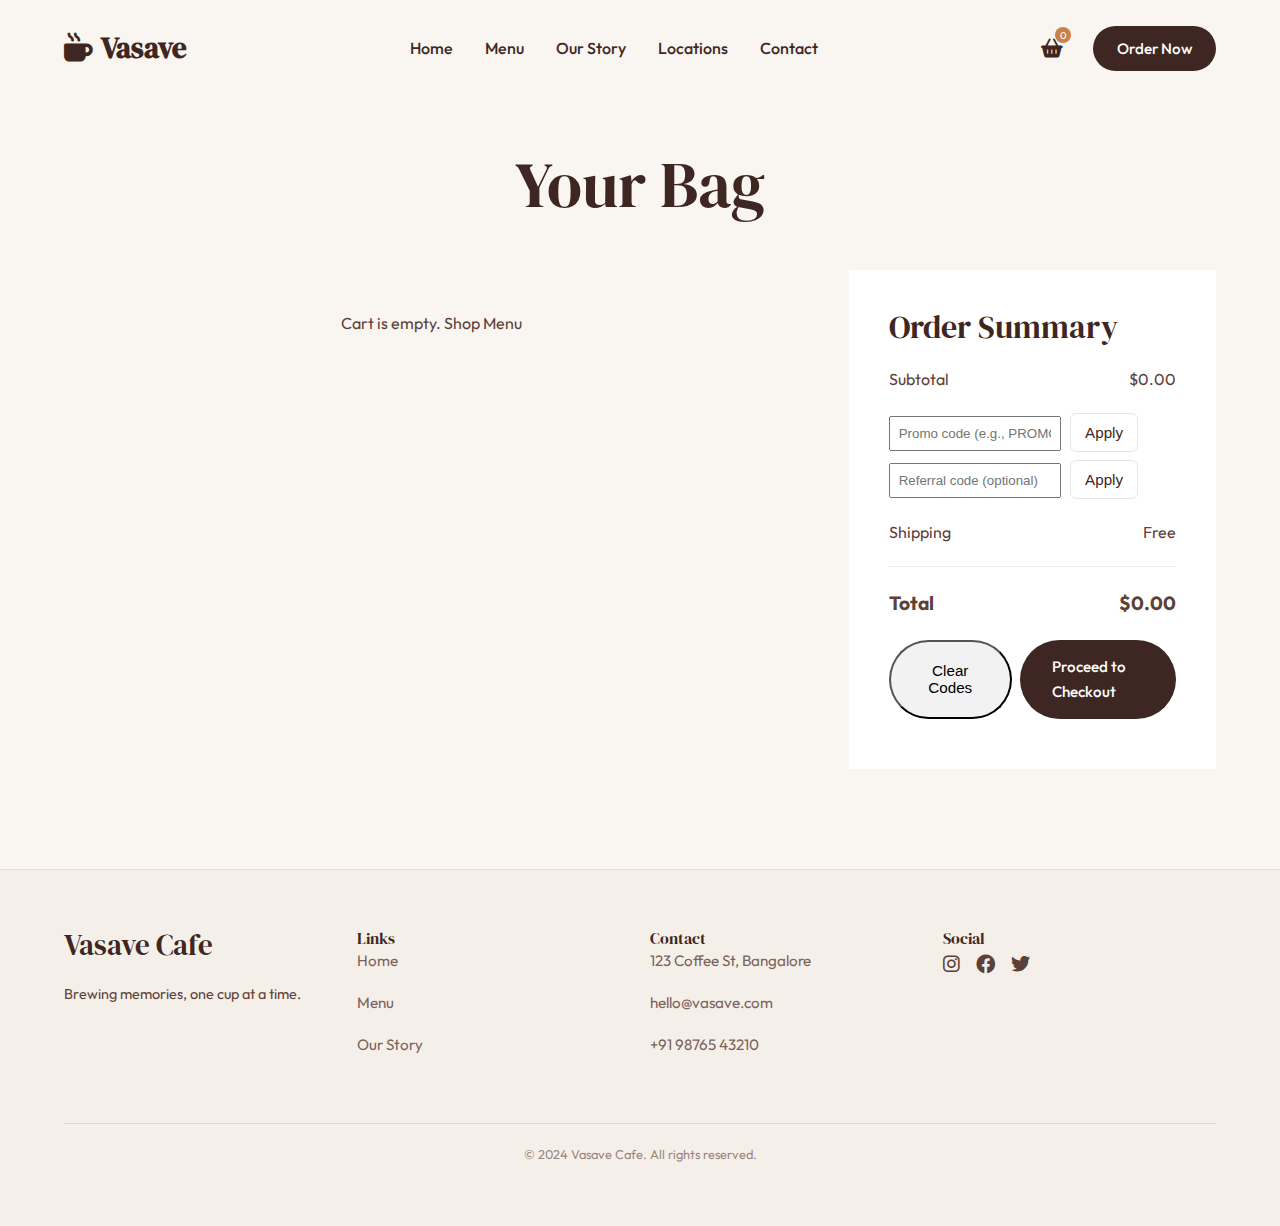
<file: cart.html>
<!DOCTYPE html>
<html lang="en">

<head>
    <meta charset="UTF-8">
    <meta name="viewport" content="width=device-width, initial-scale=1.0">
    <title>Cart | Vasave Cafe</title>
    <link rel="stylesheet" href="css/style.css">
    <link rel="stylesheet" href="https://cdnjs.cloudflare.com/ajax/libs/font-awesome/6.0.0/css/all.min.css" />
</head>

<body>

    <!-- Header -->
    <header>
        <div class="container flex-between">
            <a href="index.html" class="logo"
                style="font-family: var(--font-heading); font-size: 1.8rem; font-weight: 700; color: var(--primary-brown);">
                <i class="fa-solid fa-mug-hot" style="margin-right: 8px;"></i>Vasave
            </a>

            <nav class="nav-links">
                <a href="index.html">Home</a>
                <a href="menu.html">Menu</a>
                <a href="about.html">Our Story</a>
                <a href="locations.html">Locations</a>
                <a href="contact.html">Contact</a>
            </nav>

            <div class="nav-actions flex-center" style="gap: 20px;">
                <a href="cart.html" style="position: relative; color: var(--primary-brown); font-size: 1.2rem;">
                    <i class="fa-solid fa-basket-shopping"></i>
                    <span class="cart-count"
                        style="position: absolute; top: -5px; right: -8px; background: var(--accent-orange); color: white; border-radius: 50%; width: 16px; height: 16px; font-size: 10px; display: flex; align-items: center; justify-content: center;">0</span>
                </a>
                <a href="menu.html" class="btn btn-primary" style="padding: 10px 24px;">Order Now</a>
            </div>

            <!-- Mobile Toggle -->
            <div class="hamburger" style="display: none; font-size: 1.5rem; cursor: pointer;">
                <i class="fa-solid fa-bars"></i>
            </div>
        </div>
    </header>

    <section class="section" style="min-height: 80vh; padding-top: 150px;">
        <div class="container">
            <h1 class="text-center reveal">Your Bag</h1>

            <div style="display: grid; grid-template-columns: 2fr 1fr; gap: 50px; margin-top: 50px;">

                <!-- Cart Items -->
                <div class="reveal fade-in-left">
                    <table style="width: 100%; border-collapse: collapse;">
                        <tbody id="cart-items">
                            <!-- JS Content -->
                        </tbody>
                    </table>
                </div>

                <!-- Summary -->
                <div class="reveal fade-in-right">
                    <div
                        style="background: white; padding: 40px; box-shadow: var(--shadow-soft); position: sticky; top: 100px;">
                        <h3>Order Summary</h3>
                        <div style="display: flex; justify-content: space-between; margin: 20px 0;">
                            <span>Subtotal</span>
                            <span id="cart-total">$0.00</span>
                        </div>
                        <div id="promo-section" style="margin-bottom: 10px;">
                            <input type="text" id="promo-code-input" placeholder="Promo code (e.g., PROMO20)" style="width: 60%; padding: 8px;"/>
                            <button class="btn btn-outline" id="apply-promo-btn" style="margin-left:6px;">Apply</button>
                            <div style="margin-top:8px;">
                                <input type="text" id="referral-code-input" placeholder="Referral code (optional)" style="width: 60%; padding: 8px;"/>
                                <button class="btn btn-outline" id="apply-referral-btn" style="margin-left:6px;">Apply</button>
                            </div>
                            <div id="promo-message" style="margin-top:8px; color:green;"></div>
                        </div>
                        <div style="display: flex; justify-content: space-between; margin: 20px 0;">
                            <span>Shipping</span>
                            <span>Free</span>
                        </div>
                        <div id="discount-lines" style="margin: 10px 0; color: var(--accent-orange);"></div>
                        <hr style="border: 0; border-top: 1px solid #eee; margin: 20px 0;">
                        <div
                            style="display: flex; justify-content: space-between; font-weight: 700; font-size: 1.2rem; margin-bottom: 20px;">
                            <span>Total</span>
                            <span id="cart-final-total">$0.00</span>
                        </div>
                        <div style="display:flex; gap:8px; margin-bottom:10px;">
                            <button class="btn" id="clear-codes-btn" style="background:#f2f2f2;">Clear Codes</button>
                            <a href="checkout.html" class="btn btn-primary" style="margin-left:auto;">Proceed to Checkout</a>
                        </div>
                    </div>
                </div>
            </div>
        </div>
    </section>

    <!-- Footer -->
    <footer>
        <div class="container">
            <div class="grid-4" style="margin-bottom: 50px;">
                <div>
                    <h3 class="footer-logo">Vasave Cafe</h3>
                    <p style="font-size: 0.9rem;">Brewing memories, one cup at a time.</p>
                </div>
                <div>
                    <h4>Links</h4>
                    <ul style="opacity: 0.8; font-size: 0.95rem;">
                        <li class="mb-2"><a href="#">Home</a></li>
                        <li class="mb-2"><a href="#">Menu</a></li>
                        <li class="mb-2"><a href="#">Our Story</a></li>
                    </ul>
                </div>
                <div>
                    <h4>Contact</h4>
                    <ul style="opacity: 0.8; font-size: 0.95rem;">
                        <li class="mb-2">123 Coffee St, Bangalore</li>
                        <li class="mb-2">hello@vasave.com</li>
                        <li class="mb-2">+91 98765 43210</li>
                    </ul>
                </div>
                <div>
                    <h4>Social</h4>
                    <div style="display: flex; gap: 16px; font-size: 1.2rem;">
                        <a href="#"><i class="fa-brands fa-instagram"></i></a>
                        <a href="#"><i class="fa-brands fa-facebook"></i></a>
                        <a href="#"><i class="fa-brands fa-twitter"></i></a>
                    </div>
                </div>
            </div>
            <div class="text-center"
                style="border-top: 1px solid #ccc; padding-top: 20px; font-size: 0.8rem; opacity: 0.6;">
                &copy; 2024 Vasave Cafe. All rights reserved.
            </div>
        </div>
    </footer>

    <script src="js/script.js"></script>
    <script>
        // Simple hack to update final total same as subtotal for now
        setInterval(() => {
            const t = document.getElementById('cart-total');
            const ft = document.getElementById('cart-final-total');
            if (t && ft) ft.textContent = t.textContent;
        }, 1000);
    </script>
</body>

</html>
</file>
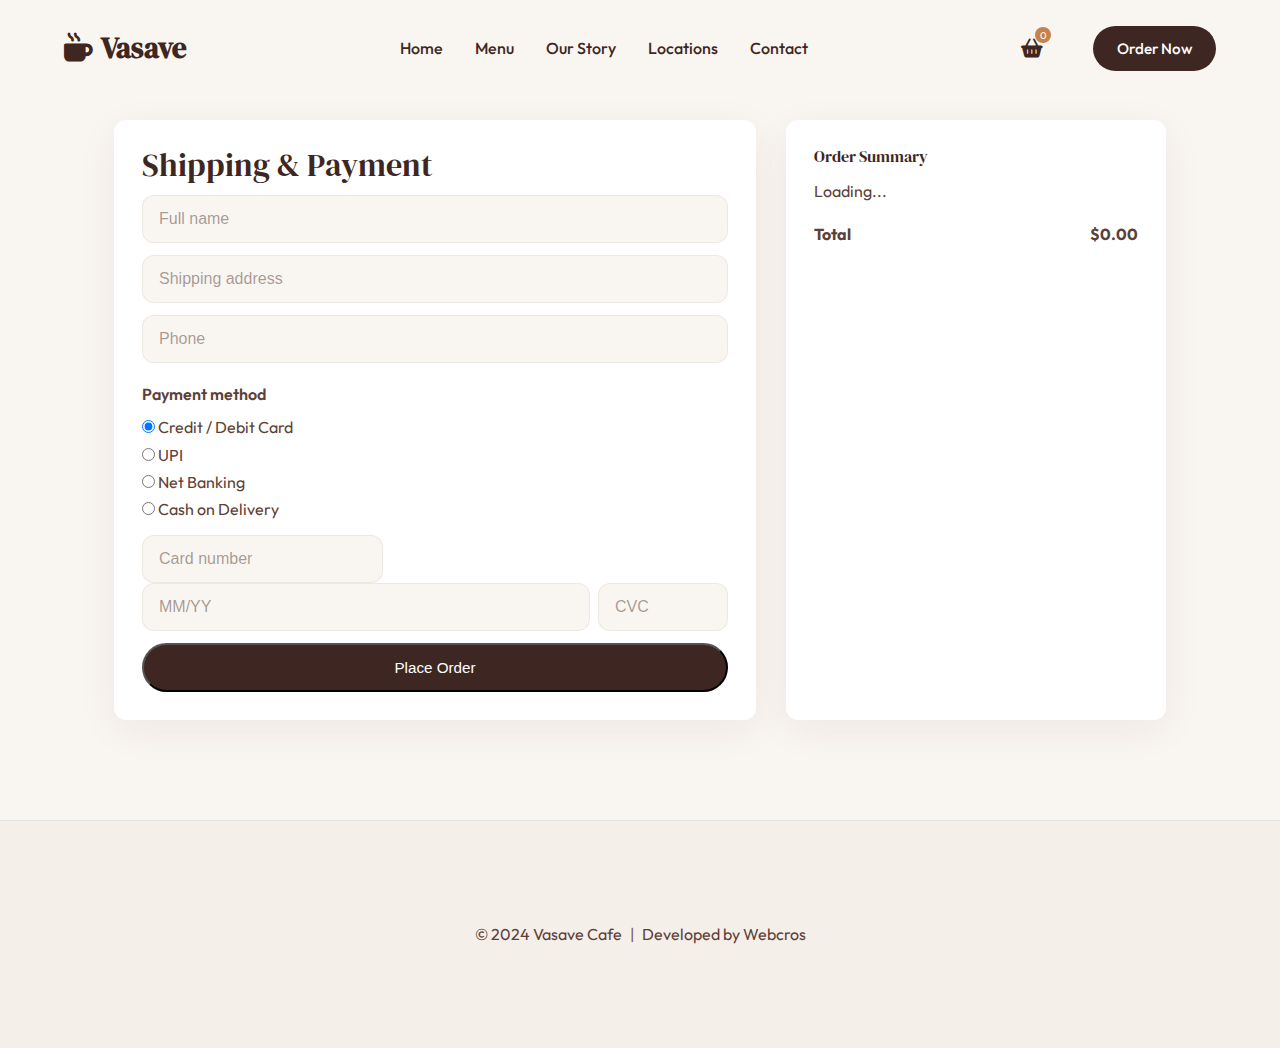
<file: checkout.html>
<!DOCTYPE html>
<html lang="en">

<head>
    <meta charset="UTF-8">
    <meta name="viewport" content="width=device-width, initial-scale=1.0">
    <title>Checkout | Vasave Cafe</title>
    <link rel="stylesheet" href="css/style.css">
    <link rel="stylesheet" href="https://cdnjs.cloudflare.com/ajax/libs/font-awesome/6.0.0/css/all.min.css" />
</head>

<body>

    <!-- Header -->
    <header>
        <div class="container flex-between">
            <a href="index.html" class="logo"
                style="font-family: var(--font-heading); font-size: 1.8rem; font-weight: 700; color: var(--primary-brown);">
                <i class="fa-solid fa-mug-hot" style="margin-right: 8px;"></i>Vasave
            </a>

            <nav class="nav-links">
                <a href="index.html">Home</a>
                <a href="menu.html">Menu</a>
                <a href="about.html">Our Story</a>
                <a href="locations.html">Locations</a>
                <a href="contact.html">Contact</a>
            </nav>

            <div class="nav-actions flex-center" style="gap: 20px;">
                <a href="cart.html" style="position: relative; color: var(--primary-brown); font-size: 1.2rem;">
                    <i class="fa-solid fa-basket-shopping"></i>
                    <span class="cart-count"
                        style="position: absolute; top: -5px; right: -8px; background: var(--accent-orange); color: white; border-radius: 50%; width: 16px; height: 16px; font-size: 10px; display: flex; align-items: center; justify-content: center;">0</span>
                </a>
                <span id="auth-links"></span>
                <a href="menu.html" class="btn btn-primary" style="padding: 10px 24px;">Order Now</a>
            </div>

            <!-- Mobile Toggle -->
            <div class="hamburger" style="display: none; font-size: 1.5rem; cursor: pointer;">
                <i class="fa-solid fa-bars"></i>
            </div>
        </div>
    </header>

    <section class="section" style="padding-top:120px;">
        <div class="container" style="max-width: 1100px; margin: 0 auto;">
            <div class="checkout-grid">
                <div class="checkout-form-card">
                    <h3>Shipping & Payment</h3>
                    <form id="checkout-form" style="display: grid; gap: 12px; margin-top:12px;">
                        <input class="form-input" type="text" id="ship-name" placeholder="Full name" required />
                        <input class="form-input" type="text" id="ship-address" placeholder="Shipping address" required />
                        <input class="form-input" type="text" id="ship-phone" placeholder="Phone" required />

                        <div style="margin-top:6px;">
                            <label style="display:block; margin-bottom:6px; font-weight:600;">Payment method</label>
                            <label style="display:block"><input type="radio" name="payment" value="card" checked/> Credit / Debit Card</label>
                            <label style="display:block"><input type="radio" name="payment" value="upi"/> UPI</label>
                            <label style="display:block"><input type="radio" name="payment" value="netbanking"/> Net Banking</label>
                            <label style="display:block"><input type="radio" name="payment" value="cod"/> Cash on Delivery</label>
                        </div>

                        <div id="card-fields" style="display:block;">
                            <input class="form-input" type="text" id="card-number" placeholder="Card number" />
                            <div style="display:flex; gap:8px;"><input class="form-input" type="text" id="card-exp" placeholder="MM/YY" style="flex:1;" /><input class="form-input" type="text" id="card-cvc" placeholder="CVC" style="width:130px;" /></div>
                        </div>

                        <button class="btn btn-primary btn-block" type="submit">Place Order</button>
                    </form>
                </div>

                <aside class="checkout-summary-card">
                    <h4>Order Summary</h4>
                    <div id="checkout-summary" style="margin-top:12px;">Loading...</div>
                    <div style="display:flex; justify-content:space-between; margin-top:16px; font-weight:700;">
                        <span>Total</span>
                        <span id="checkout-total">$0.00</span>
                    </div>
                </aside>
            </div>
        </div>
    </section>

    <footer>
        <div class="container text-center" style="padding:40px 0; display:flex; justify-content:center; gap:8px;">
            <span>&copy; 2024 Vasave Cafe</span>
            <span style="opacity:0.8;">|</span>
            <span>Developed by <a href="https://webcros.in" target="_blank" rel="noopener noreferrer">Webcros</a></span>
        </div>
    </footer>

    <script src="js/script.js"></script>
</body>

</html>
</file>
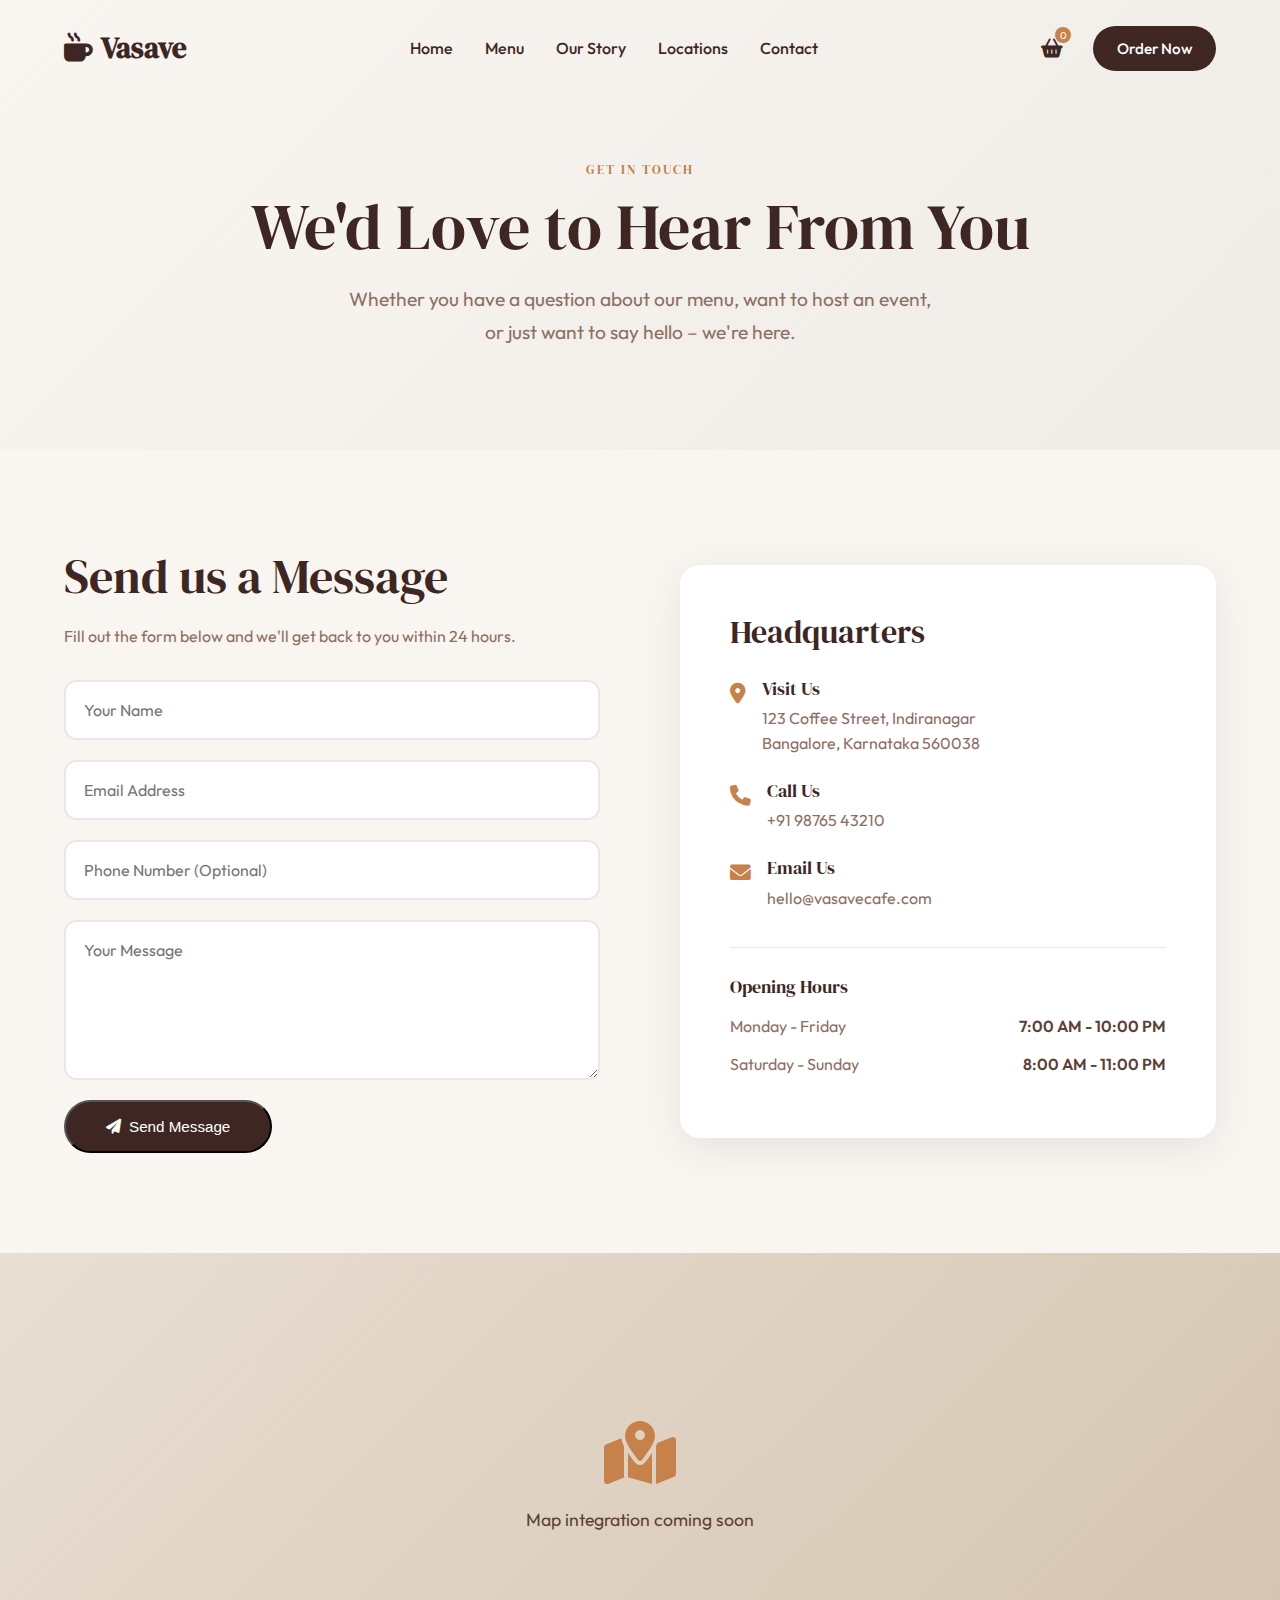
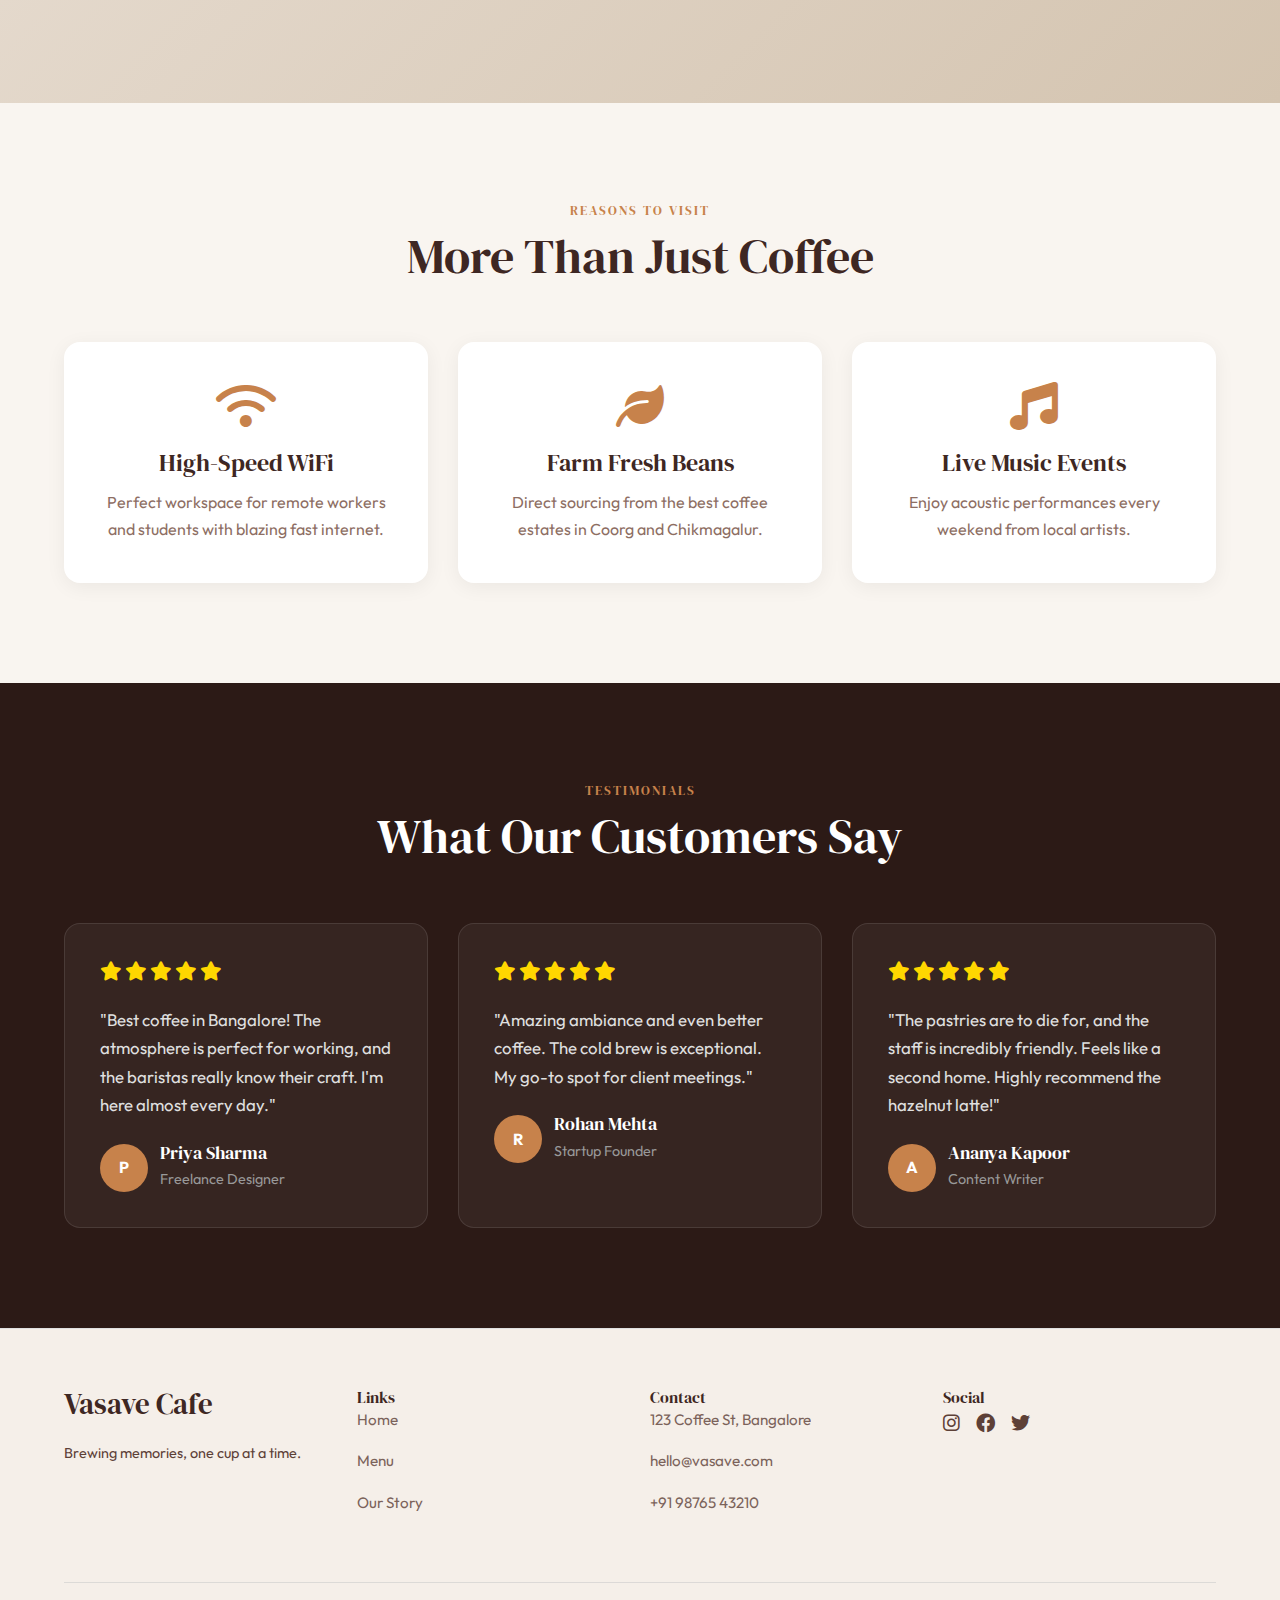
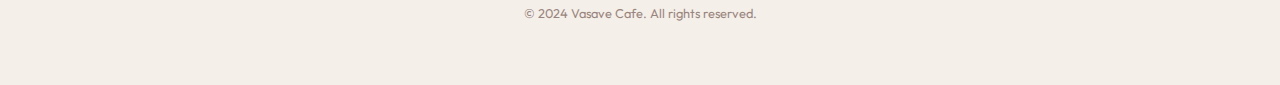
<file: contact.html>
<!DOCTYPE html>
<html lang="en">

<head>
    <meta charset="UTF-8">
    <meta name="viewport" content="width=device-width, initial-scale=1.0">
    <title>Contact | Vasave Cafe</title>
    <link rel="stylesheet" href="css/style.css">
    <link rel="stylesheet" href="https://cdnjs.cloudflare.com/ajax/libs/font-awesome/6.0.0/css/all.min.css" />
</head>

<body>

    <!-- Header -->
    <header>
        <div class="container flex-between">
            <a href="index.html" class="logo"
                style="font-family: var(--font-heading); font-size: 1.8rem; font-weight: 700; color: var(--primary-brown);">
                <i class="fa-solid fa-mug-hot" style="margin-right: 8px;"></i>Vasave
            </a>

            <nav class="nav-links">
                <a href="index.html">Home</a>
                <a href="menu.html">Menu</a>
                <a href="about.html">Our Story</a>
                <a href="locations.html">Locations</a>
                <a href="contact.html">Contact</a>
            </nav>

            <div class="nav-actions flex-center" style="gap: 20px;">
                <a href="cart.html" style="position: relative; color: var(--primary-brown); font-size: 1.2rem;">
                    <i class="fa-solid fa-basket-shopping"></i>
                    <span class="cart-count"
                        style="position: absolute; top: -5px; right: -8px; background: var(--accent-orange); color: white; border-radius: 50%; width: 16px; height: 16px; font-size: 10px; display: flex; align-items: center; justify-content: center;">0</span>
                </a>
                <a href="menu.html" class="btn btn-primary" style="padding: 10px 24px;">Order Now</a>
            </div>

            <!-- Mobile Toggle -->
            <div class="hamburger" style="display: none; font-size: 1.5rem; cursor: pointer;">
                <i class="fa-solid fa-bars"></i>
            </div>
        </div>
    </header>

    <!-- Hero Section with Light Background -->
    <section class="section" style="padding-top: 140px; padding-bottom: 80px; background: linear-gradient(135deg, #F9F5F0 0%, #EFEBE7 100%); min-height: 50vh; display: flex; align-items: center;">
        <div class="container text-center">
            <h5 style="color: var(--accent-orange); letter-spacing: 2px; text-transform: uppercase; margin-bottom: 16px;">Get In Touch</h5>
            <h1 style="margin-bottom: 20px;">We'd Love to Hear From You</h1>
            <p style="font-size: 1.2rem; color: var(--text-muted); max-width: 600px; margin: 0 auto;">Whether you have a question about our menu, want to host an event, or just want to say hello – we're here.</p>
        </div>
    </section>

    <!-- Contact Form & Info Section -->
    <section class="section" style="padding-top: 80px;">
        <div class="container">
            <div class="about-grid" style="gap: 80px;">

                <div class="contact-form-container reveal fade-in-left">
                    <h2 style="margin-bottom: 20px;">Send us a Message</h2>
                    <p style="color: var(--text-muted); margin-bottom: 30px;">Fill out the form below and we'll get back to you within 24 hours.</p>
                    <form class="contact-form"
                        style="display: flex; flex-direction: column; gap: 20px;">
                        <input type="text" placeholder="Your Name" required
                            style="padding: 18px; border: 2px solid #E8E8E8; border-radius: 12px; background: #fff; font-family: var(--font-body); font-size: 1rem; transition: var(--transition);">
                        <input type="email" placeholder="Email Address" required
                            style="padding: 18px; border: 2px solid #E8E8E8; border-radius: 12px; background: #fff; font-family: var(--font-body); font-size: 1rem; transition: var(--transition);">
                        <input type="tel" placeholder="Phone Number (Optional)"
                            style="padding: 18px; border: 2px solid #E8E8E8; border-radius: 12px; background: #fff; font-family: var(--font-body); font-size: 1rem; transition: var(--transition);">
                        <textarea rows="6" placeholder="Your Message" required
                            style="padding: 18px; border: 2px solid #E8E8E8; border-radius: 12px; background: #fff; font-family: var(--font-body); font-size: 1rem; resize: vertical; transition: var(--transition);"></textarea>
                        <button class="btn btn-primary" style="align-self: flex-start; padding: 16px 40px;">
                            <i class="fa-solid fa-paper-plane" style="margin-right: 8px;"></i>Send Message
                        </button>
                    </form>
                </div>

                <div class="reveal fade-in-right">
                    <div style="background: white; padding: 50px; border-radius: 20px; box-shadow: 0 10px 40px rgba(0,0,0,0.08);">
                        <h3 style="margin-bottom: 30px; font-size: 2rem;">Headquarters</h3>
                        
                        <div style="margin-bottom: 25px;">
                            <div style="display: flex; align-items: flex-start; gap: 16px;">
                                <i class="fa-solid fa-location-dot" style="color: var(--accent-orange); font-size: 1.3rem; margin-top: 4px;"></i>
                                <div>
                                    <h4 style="margin-bottom: 6px; font-size: 1.1rem;">Visit Us</h4>
                                    <p style="color: var(--text-muted); line-height: 1.6;">123 Coffee Street, Indiranagar<br>Bangalore, Karnataka 560038</p>
                                </div>
                            </div>
                        </div>

                        <div style="margin-bottom: 25px;">
                            <div style="display: flex; align-items: flex-start; gap: 16px;">
                                <i class="fa-solid fa-phone" style="color: var(--accent-orange); font-size: 1.3rem; margin-top: 4px;"></i>
                                <div>
                                    <h4 style="margin-bottom: 6px; font-size: 1.1rem;">Call Us</h4>
                                    <p style="color: var(--text-muted);">+91 98765 43210</p>
                                </div>
                            </div>
                        </div>

                        <div style="margin-bottom: 35px;">
                            <div style="display: flex; align-items: flex-start; gap: 16px;">
                                <i class="fa-solid fa-envelope" style="color: var(--accent-orange); font-size: 1.3rem; margin-top: 4px;"></i>
                                <div>
                                    <h4 style="margin-bottom: 6px; font-size: 1.1rem;">Email Us</h4>
                                    <p style="color: var(--text-muted);">hello@vasavecafe.com</p>
                                </div>
                            </div>
                        </div>

                        <div style="border-top: 1px solid #E8E8E8; padding-top: 30px;">
                            <h4 style="margin-bottom: 16px; font-size: 1.1rem;">Opening Hours</h4>
                            <div style="display: flex; justify-content: space-between; margin-bottom: 10px;">
                                <span style="color: var(--text-muted);">Monday - Friday</span>
                                <span style="font-weight: 600;">7:00 AM - 10:00 PM</span>
                            </div>
                            <div style="display: flex; justify-content: space-between; margin-bottom: 10px;">
                                <span style="color: var(--text-muted);">Saturday - Sunday</span>
                                <span style="font-weight: 600;">8:00 AM - 11:00 PM</span>
                            </div>
                        </div>
                    </div>
                </div>
            </div>
        </div>
    </section>

    <!-- Map Section -->
    <section class="section" style="padding: 0; background: #f5f5f5;">
        <div style="width: 100%; height: 450px; background: linear-gradient(135deg, #E8DED3 0%, #D4C4B0 100%); display: flex; align-items: center; justify-content: center;">
            <div style="text-align: center;">
                <i class="fa-solid fa-map-location-dot" style="font-size: 4rem; color: var(--accent-orange); margin-bottom: 20px;"></i>
                <p style="color: var(--text-body); font-size: 1.1rem;">Map integration coming soon</p>
            </div>
        </div>
    </section>

    <!-- Why Visit Section -->
    <section class="section bg-cream">
        <div class="container">
            <div class="text-center reveal" style="margin-bottom: 60px;">
                <h5 style="color: var(--accent-orange); letter-spacing: 2px;">REASONS TO VISIT</h5>
                <h2 style="margin-top: 12px;">More Than Just Coffee</h2>
            </div>

            <div class="grid-3">
                <div class="reveal hover-float" style="text-align: center; padding: 40px 30px; background: white; border-radius: 16px; box-shadow: 0 4px 20px rgba(0,0,0,0.06);">
                    <i class="fa-solid fa-wifi" style="font-size: 3rem; color: var(--accent-orange); margin-bottom: 20px;"></i>
                    <h3 style="font-size: 1.5rem; margin-bottom: 12px;">High-Speed WiFi</h3>
                    <p style="color: var(--text-muted);">Perfect workspace for remote workers and students with blazing fast internet.</p>
                </div>
                <div class="reveal hover-float" style="text-align: center; padding: 40px 30px; background: white; border-radius: 16px; box-shadow: 0 4px 20px rgba(0,0,0,0.06);">
                    <i class="fa-solid fa-leaf" style="font-size: 3rem; color: var(--accent-orange); margin-bottom: 20px;"></i>
                    <h3 style="font-size: 1.5rem; margin-bottom: 12px;">Farm Fresh Beans</h3>
                    <p style="color: var(--text-muted);">Direct sourcing from the best coffee estates in Coorg and Chikmagalur.</p>
                </div>
                <div class="reveal hover-float" style="text-align: center; padding: 40px 30px; background: white; border-radius: 16px; box-shadow: 0 4px 20px rgba(0,0,0,0.06);">
                    <i class="fa-solid fa-music" style="font-size: 3rem; color: var(--accent-orange); margin-bottom: 20px;"></i>
                    <h3 style="font-size: 1.5rem; margin-bottom: 12px;">Live Music Events</h3>
                    <p style="color: var(--text-muted);">Enjoy acoustic performances every weekend from local artists.</p>
                </div>
            </div>
        </div>
    </section>

    <!-- Testimonials Section -->
    <section class="section" style="background: var(--bg-dark);">
        <div class="container">
            <div class="text-center reveal" style="margin-bottom: 60px;">
                <h5 style="color: var(--accent-orange); letter-spacing: 2px;">TESTIMONIALS</h5>
                <h2 style="margin-top: 12px; color: white;">What Our Customers Say</h2>
            </div>

            <div class="grid-3">
                <div class="reveal" style="background: rgba(255,255,255,0.05); padding: 35px; border-radius: 16px; border: 1px solid rgba(255,255,255,0.1);">
                    <div style="margin-bottom: 20px;">
                        <i class="fa-solid fa-star" style="color: #FFD700; font-size: 1.2rem;"></i>
                        <i class="fa-solid fa-star" style="color: #FFD700; font-size: 1.2rem;"></i>
                        <i class="fa-solid fa-star" style="color: #FFD700; font-size: 1.2rem;"></i>
                        <i class="fa-solid fa-star" style="color: #FFD700; font-size: 1.2rem;"></i>
                        <i class="fa-solid fa-star" style="color: #FFD700; font-size: 1.2rem;"></i>
                    </div>
                    <p style="color: #E0E0E0; font-size: 1.05rem; line-height: 1.7; margin-bottom: 24px;">"Best coffee in Bangalore! The atmosphere is perfect for working, and the baristas really know their craft. I'm here almost every day."</p>
                    <div style="display: flex; align-items: center; gap: 12px;">
                        <div style="width: 48px; height: 48px; border-radius: 50%; background: var(--accent-orange); display: flex; align-items: center; justify-content: center; color: white; font-weight: 700;">P</div>
                        <div>
                            <h4 style="color: white; margin-bottom: 4px; font-size: 1.1rem;">Priya Sharma</h4>
                            <p style="color: #999; font-size: 0.9rem;">Freelance Designer</p>
                        </div>
                    </div>
                </div>

                <div class="reveal" style="background: rgba(255,255,255,0.05); padding: 35px; border-radius: 16px; border: 1px solid rgba(255,255,255,0.1);">
                    <div style="margin-bottom: 20px;">
                        <i class="fa-solid fa-star" style="color: #FFD700; font-size: 1.2rem;"></i>
                        <i class="fa-solid fa-star" style="color: #FFD700; font-size: 1.2rem;"></i>
                        <i class="fa-solid fa-star" style="color: #FFD700; font-size: 1.2rem;"></i>
                        <i class="fa-solid fa-star" style="color: #FFD700; font-size: 1.2rem;"></i>
                        <i class="fa-solid fa-star" style="color: #FFD700; font-size: 1.2rem;"></i>
                    </div>
                    <p style="color: #E0E0E0; font-size: 1.05rem; line-height: 1.7; margin-bottom: 24px;">"Amazing ambiance and even better coffee. The cold brew is exceptional. My go-to spot for client meetings."</p>
                    <div style="display: flex; align-items: center; gap: 12px;">
                        <div style="width: 48px; height: 48px; border-radius: 50%; background: var(--accent-orange); display: flex; align-items: center; justify-content: center; color: white; font-weight: 700;">R</div>
                        <div>
                            <h4 style="color: white; margin-bottom: 4px; font-size: 1.1rem;">Rohan Mehta</h4>
                            <p style="color: #999; font-size: 0.9rem;">Startup Founder</p>
                        </div>
                    </div>
                </div>

                <div class="reveal" style="background: rgba(255,255,255,0.05); padding: 35px; border-radius: 16px; border: 1px solid rgba(255,255,255,0.1);">
                    <div style="margin-bottom: 20px;">
                        <i class="fa-solid fa-star" style="color: #FFD700; font-size: 1.2rem;"></i>
                        <i class="fa-solid fa-star" style="color: #FFD700; font-size: 1.2rem;"></i>
                        <i class="fa-solid fa-star" style="color: #FFD700; font-size: 1.2rem;"></i>
                        <i class="fa-solid fa-star" style="color: #FFD700; font-size: 1.2rem;"></i>
                        <i class="fa-solid fa-star" style="color: #FFD700; font-size: 1.2rem;"></i>
                    </div>
                    <p style="color: #E0E0E0; font-size: 1.05rem; line-height: 1.7; margin-bottom: 24px;">"The pastries are to die for, and the staff is incredibly friendly. Feels like a second home. Highly recommend the hazelnut latte!"</p>
                    <div style="display: flex; align-items: center; gap: 12px;">
                        <div style="width: 48px; height: 48px; border-radius: 50%; background: var(--accent-orange); display: flex; align-items: center; justify-content: center; color: white; font-weight: 700;">A</div>
                        <div>
                            <h4 style="color: white; margin-bottom: 4px; font-size: 1.1rem;">Ananya Kapoor</h4>
                            <p style="color: #999; font-size: 0.9rem;">Content Writer</p>
                        </div>
                    </div>
                </div>
            </div>
        </div>
    </section>

    <!-- Footer -->
    <footer>
        <div class="container">
            <div class="grid-4" style="margin-bottom: 50px;">
                <div>
                    <h3 class="footer-logo">Vasave Cafe</h3>
                    <p style="font-size: 0.9rem;">Brewing memories, one cup at a time.</p>
                </div>
                <div>
                    <h4>Links</h4>
                    <ul style="opacity: 0.8; font-size: 0.95rem;">
                        <li class="mb-2"><a href="#">Home</a></li>
                        <li class="mb-2"><a href="#">Menu</a></li>
                        <li class="mb-2"><a href="#">Our Story</a></li>
                    </ul>
                </div>
                <div>
                    <h4>Contact</h4>
                    <ul style="opacity: 0.8; font-size: 0.95rem;">
                        <li class="mb-2">123 Coffee St, Bangalore</li>
                        <li class="mb-2">hello@vasave.com</li>
                        <li class="mb-2">+91 98765 43210</li>
                    </ul>
                </div>
                <div>
                    <h4>Social</h4>
                    <div style="display: flex; gap: 16px; font-size: 1.2rem;">
                        <a href="#"><i class="fa-brands fa-instagram"></i></a>
                        <a href="#"><i class="fa-brands fa-facebook"></i></a>
                        <a href="#"><i class="fa-brands fa-twitter"></i></a>
                    </div>
                </div>
            </div>
            <div class="text-center"
                style="border-top: 1px solid #ccc; padding-top: 20px; font-size: 0.8rem; opacity: 0.6;">
                &copy; 2024 Vasave Cafe. All rights reserved.
            </div>
        </div>
    </footer>

    <script src="js/script.js"></script>
</body>

</html>
</file>
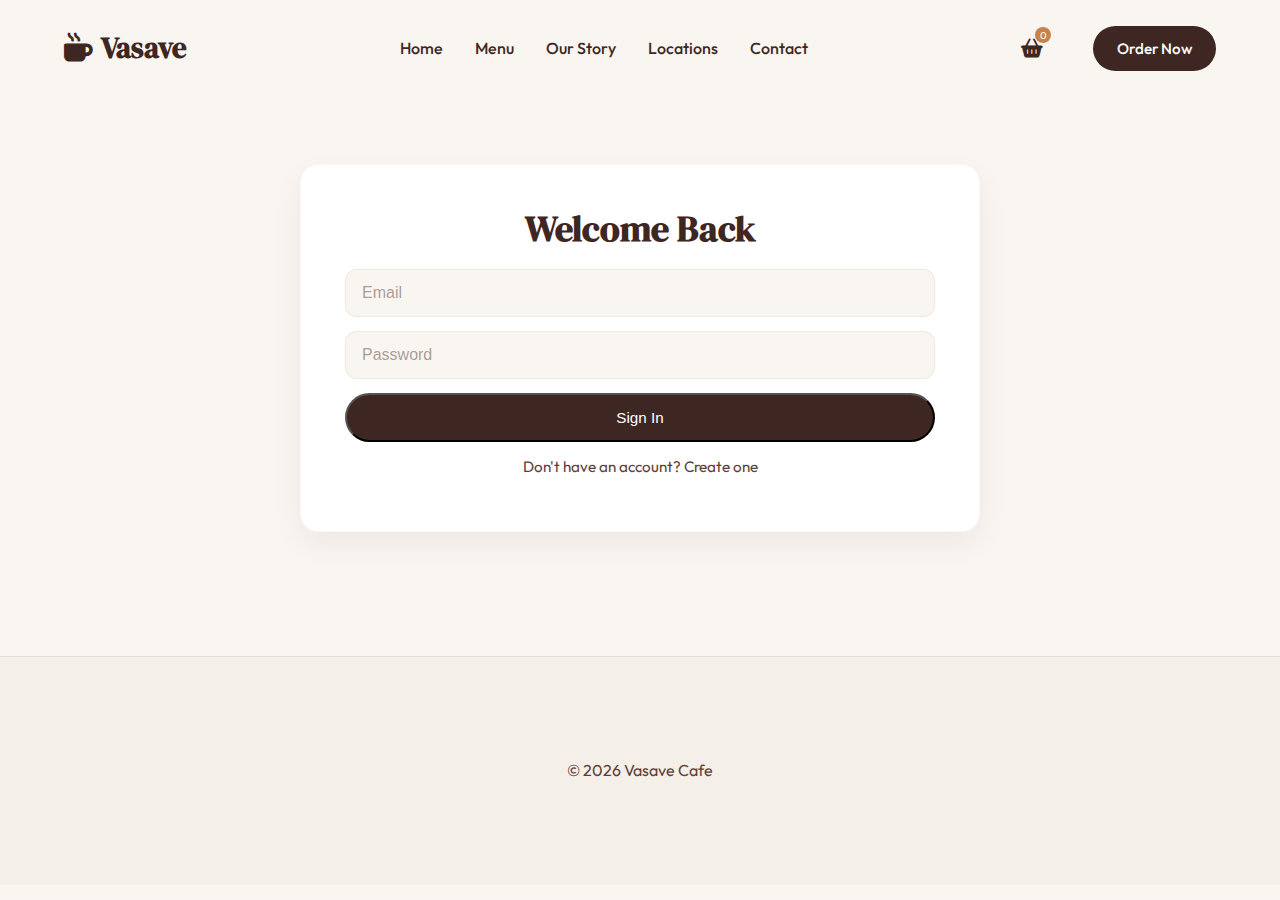
<file: login.html>
<!DOCTYPE html>
<html lang="en">

<head>
    <meta charset="UTF-8">
    <meta name="viewport" content="width=device-width, initial-scale=1.0">
    <title>Login | Vasave Cafe</title>
    <link rel="stylesheet" href="css/style.css">
    <link rel="stylesheet" href="https://cdnjs.cloudflare.com/ajax/libs/font-awesome/6.0.0/css/all.min.css" />
</head>

<body>

    <!-- Header -->
    <header class="light-header">
        <div class="container flex-between">
            <a href="index.html" class="logo"
                style="font-family: var(--font-heading); font-size: 1.8rem; font-weight: 700; color: var(--primary-brown);">
                <i class="fa-solid fa-mug-hot" style="margin-right: 8px;"></i>Vasave
            </a>

            <nav class="nav-links">
                <a href="index.html">Home</a>
                <a href="menu.html">Menu</a>
                <a href="about.html">Our Story</a>
                <a href="locations.html">Locations</a>
                <a href="contact.html">Contact</a>
            </nav>

            <div class="nav-actions flex-center" style="gap: 20px;">
                <a href="cart.html" style="position: relative; color: var(--primary-brown); font-size: 1.2rem;">
                    <i class="fa-solid fa-basket-shopping"></i>
                    <span class="cart-count"
                        style="position: absolute; top: -5px; right: -8px; background: var(--accent-orange); color: white; border-radius: 50%; width: 16px; height: 16px; font-size: 10px; display: flex; align-items: center; justify-content: center;">0</span>
                </a>
                <span id="auth-links"></span>
                <a href="menu.html" class="btn btn-primary" style="padding: 10px 24px;">Order Now</a>
            </div>

            <!-- Mobile Toggle -->
            <div class="hamburger" style="display: none; font-size: 1.5rem; cursor: pointer;">
                <i class="fa-solid fa-bars"></i>
            </div>
        </div>
    </header>

    <section class="section" style="min-height:60vh; padding-top: 140px;">
        <div class="container" style="max-width:900px; margin: 0 auto;">
            <div class="account-card">
                <h2 class="text-center">Welcome Back</h2>
                <form id="login-form" class="account-form" style="margin-top: 8px;">
                    <input class="form-input" type="email" id="login-email" placeholder="Email" required />
                    <input class="form-input" type="password" id="login-password" placeholder="Password" required />
                    <button class="btn btn-primary btn-block" type="submit">Sign In</button>
                </form>
                <p class="text-center" style="margin-top:12px; font-size:0.95rem;">Don't have an account? <a href="signup.html">Create one</a></p>
                <div id="login-message" class="form-message" style="text-align:center;"></div>
            </div>
        </div>
    </section>

    <footer>
        <div class="container text-center" style="padding:40px 0; display:flex; justify-content:center; gap:8px;">
            <span>&copy; 2026 Vasave Cafe</span>
           
        </div>
    </footer>

    <script src="js/script.js"></script>
</body>

</html>
</file>
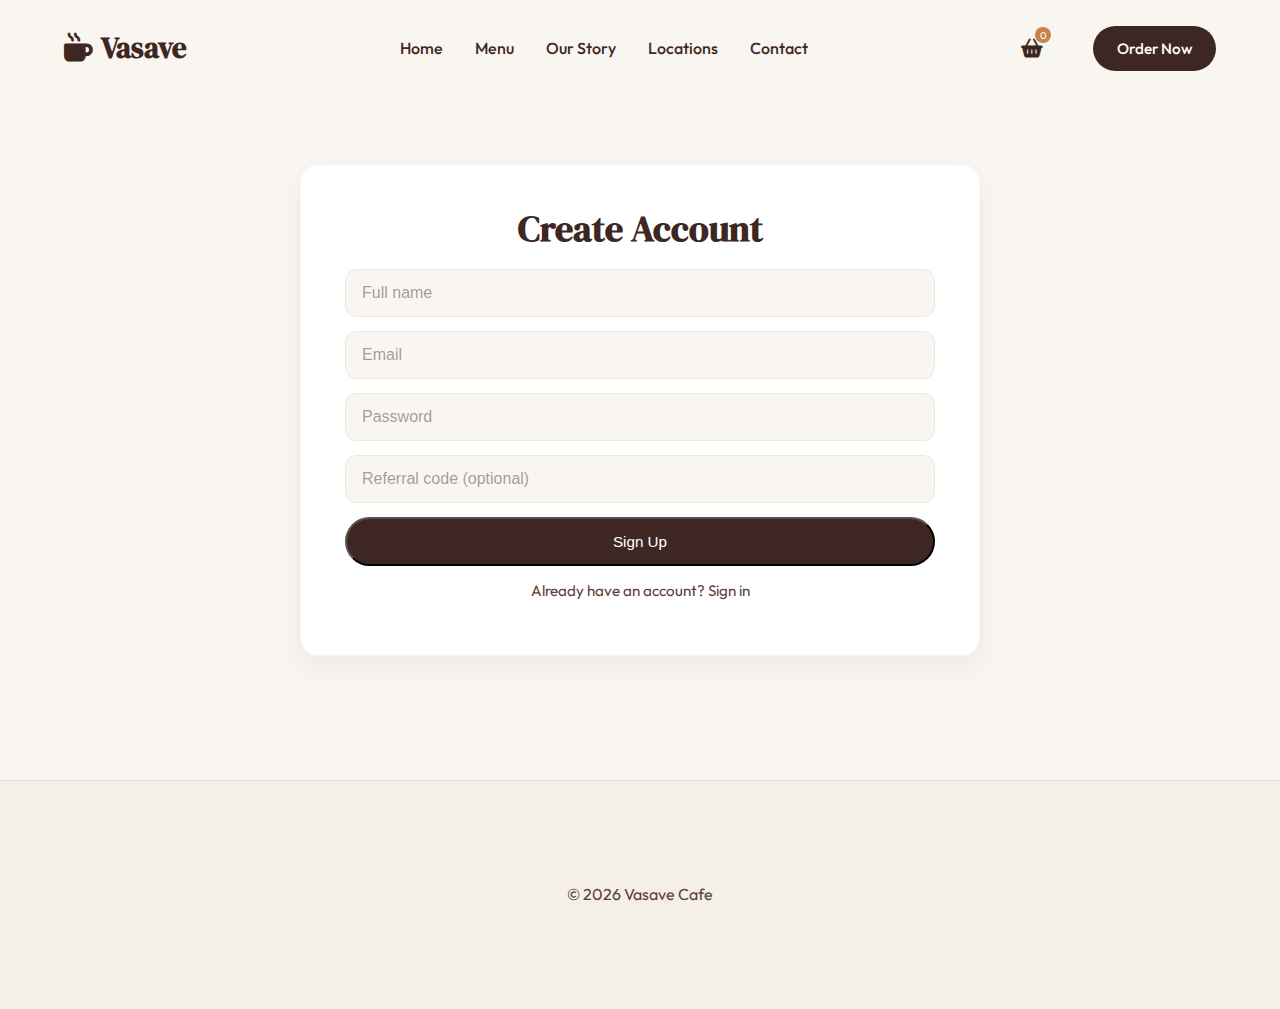
<file: signup.html>
<!DOCTYPE html>
<html lang="en">

<head>
    <meta charset="UTF-8">
    <meta name="viewport" content="width=device-width, initial-scale=1.0">
    <title>Sign Up | Vasave Cafe</title>
    <link rel="stylesheet" href="css/style.css">
    <link rel="stylesheet" href="https://cdnjs.cloudflare.com/ajax/libs/font-awesome/6.0.0/css/all.min.css" />
</head>

<body>

    <!-- Header -->
    <header class="light-header">
        <div class="container flex-between">
            <a href="index.html" class="logo"
                style="font-family: var(--font-heading); font-size: 1.8rem; font-weight: 700; color: var(--primary-brown);">
                <i class="fa-solid fa-mug-hot" style="margin-right: 8px;"></i>Vasave
            </a>

            <nav class="nav-links">
                <a href="index.html">Home</a>
                <a href="menu.html">Menu</a>
                <a href="about.html">Our Story</a>
                <a href="locations.html">Locations</a>
                <a href="contact.html">Contact</a>
            </nav>

            <div class="nav-actions flex-center" style="gap: 20px;">
                <a href="cart.html" style="position: relative; color: var(--primary-brown); font-size: 1.2rem;">
                    <i class="fa-solid fa-basket-shopping"></i>
                    <span class="cart-count"
                        style="position: absolute; top: -5px; right: -8px; background: var(--accent-orange); color: white; border-radius: 50%; width: 16px; height: 16px; font-size: 10px; display: flex; align-items: center; justify-content: center;">0</span>
                </a>
                <span id="auth-links"></span>
                <a href="menu.html" class="btn btn-primary" style="padding: 10px 24px;">Order Now</a>
            </div>

            <!-- Mobile Toggle -->
            <div class="hamburger" style="display: none; font-size: 1.5rem; cursor: pointer;">
                <i class="fa-solid fa-bars"></i>
            </div>
        </div>
    </header>

    <section class="section" style="min-height:60vh; padding-top: 140px;">
        <div class="container" style="max-width:900px; margin: 0 auto;">
            <div class="account-card">
                <h2 class="text-center">Create Account</h2>
                <form id="signup-form" class="account-form" style="margin-top: 8px;">
                    <input class="form-input" type="text" id="signup-name" placeholder="Full name" required />
                    <input class="form-input" type="email" id="signup-email" placeholder="Email" required />
                    <input class="form-input" type="password" id="signup-password" placeholder="Password" required />
                    <input class="form-input" type="text" id="signup-referral" placeholder="Referral code (optional)" />
                    <button class="btn btn-primary btn-block" type="submit">Sign Up</button>
                </form>
                <p class="text-center" style="margin-top:12px; font-size:0.95rem;">Already have an account? <a href="login.html">Sign in</a></p>
                <div id="signup-message" class="form-message" style="text-align:center;"></div>
            </div>
        </div>
    </section>

    <footer>
        <div class="container text-center" style="padding:40px 0; display:flex; justify-content:center; gap:8px;">
            <span>&copy; 2026 Vasave Cafe</span>
        </div>
    </footer>

    <script src="js/script.js"></script>
</body>

</html>
</file>
<file: css/style.css>
/* 
 * VASAVE CAFE - Redesign v3.0
 * Theme: Modern Coffee Shop (Warm Beige, Deep Brown, Orange Accents)
 */

@import url('https://fonts.googleapis.com/css2?family=DM+Serif+Display:ital@0;1&family=Outfit:wght@300;400;500;600;700&display=swap');

:root {
    /* Color Palette */
    --bg-cream: #F9F5F0;
    /* Lightest beige for main background */
    --bg-card: #FFFFFF;
    /* White for cards */
    --bg-dark: #2C1A16;
    /* Deep Coffee Brown for sections */

    --primary-brown: #3E2723;
    /* Main Heading Color */
    --primary-color: var(--primary-brown); /* alias for legacy code that used --primary-color */
    --text-body: #5D4037;
    /* Softer brown for body text */
    --text-muted: #8D6E63;

    --accent-orange: #C7824B;
    /* Buttons / Highlights */
    --accent-gold: #D4A574;

    /* Spacing */
    --container-width: 1200px;
    --section-pad: 100px;

    /* Fonts */
    --font-heading: 'DM Serif Display', serif;
    --font-body: 'Outfit', sans-serif;

    /* Effects */
    --shadow-sm: 0 4px 20px rgba(62, 39, 35, 0.08);
    --shadow-md: 0 10px 40px rgba(62, 39, 35, 0.12);
    --radius-lg: 24px;
    --radius-btn: 50px;

    --transition: all 0.3s cubic-bezier(0.25, 0.8, 0.25, 1);
}

/* Base Styles */
* {
    margin: 0;
    padding: 0;
    box-sizing: border-box;
}

body {
    font-family: var(--font-body);
    background-color: var(--bg-cream);
    color: var(--text-body);
    line-height: 1.7;
    overflow-x: hidden;
}

h1,
h2,
h3,
h4,
h5 {
    font-family: var(--font-heading);
    color: var(--primary-brown);
    line-height: 1.1;
    font-weight: 400;
}

h1 {
    font-size: 4rem;
}

h2 {
    font-size: 3rem;
}

h3 {
    font-size: 2rem;
}

a {
    text-decoration: none;
    color: inherit;
    transition: var(--transition);
}

img {
    max-width: 100%;
    display: block;
}

ul {
    list-style: none;
}

/* Layout Utilities */
.container {
    max-width: var(--container-width);
    margin: 0 auto;
    padding: 0 24px;
}

.section {
    padding: var(--section-pad) 0;
    position: relative;
    overflow: hidden;
}

.flex-center {
    display: flex;
    align-items: center;
    justify-content: center;
}

.flex-between {
    display: flex;
    align-items: center;
    justify-content: space-between;
}

.grid-2 {
    display: grid;
    grid-template-columns: 1fr 1fr;
    gap: 40px;
}

.grid-3 {
    display: grid;
    grid-template-columns: repeat(3, 1fr);
    gap: 30px;
}

.grid-4 {
    display: grid;
    grid-template-columns: repeat(4, 1fr);
    gap: 20px;
}

.text-center {
    text-align: center;
}

.bg-dark {
    background-color: var(--bg-dark);
    color: white;
}

.mb-2 {
    margin-bottom: 16px;
}

.mb-4 {
    margin-bottom: 32px;
}

/* Buttons */
.btn {
    display: inline-flex;
    align-items: center;
    justify-content: center;
    padding: 14px 32px;
    border-radius: var(--radius-btn);
    font-weight: 500;
    font-size: 0.95rem;
    cursor: pointer;
    transition: var(--transition);
}

.btn-primary {
    background-color: var(--primary-brown);
    color: white;
}

.btn-primary:hover {
    background-color: var(--accent-orange);
    color: white;
    transform: translateY(-2px);
    box-shadow: var(--shadow-md);
}

.btn-secondary {
    background-color: white;
    color: var(--primary-brown);
    border: 1px solid var(--primary-brown);
}

.btn-secondary:hover {
    background-color: var(--bg-cream);
}

.btn-outline {
    background: transparent;
    color: var(--primary-brown);
    border: 1px solid rgba(62,39,35,0.08);
    padding: 10px 18px;
    border-radius: 40px;
}

/* Header action spacing */
.nav-actions .btn, .nav-actions .auth-btn { margin-left: 10px; }

/* Greeting in header (e.g., "Hi, name") - ensure visibility on dark hero backgrounds */
.nav-actions span { color: rgba(255,255,255,0.95); }

/* Light header variant (pages with light background) */
header.light-header .nav-links a { color: var(--primary-brown); }
header.light-header .nav-links a:hover { color: var(--accent-orange); }
header.light-header .logo { color: var(--primary-brown); }
header.light-header .nav-actions a { color: var(--primary-brown); }
header.light-header .nav-actions span { color: var(--primary-brown); }
/* Ensure primary action button in light header keeps white text for contrast */
header.light-header .nav-actions .btn.btn-primary { color: white; }

/* Menu page header: keep nav visually light against dark hero */
header.menu-header .nav-links a { color: rgba(255,255,255,0.95); }
header.menu-header .nav-links a:hover { color: var(--accent-orange); }
header.menu-header .logo { color: rgba(255,255,255,0.95); }
header.menu-header .nav-actions a { color: rgba(255,255,255,0.95); }
header.menu-header .nav-actions span { color: rgba(255,255,255,0.95); }
header.menu-header .nav-actions .btn.btn-primary { color: white; }

/* Account forms (Login / Signup) - cleaner, modern look */
.account-card {
    background: #fff;
    padding: 44px;
    max-width: 680px;
    margin: 24px auto;
    border-radius: 18px;
    border: 1px solid rgba(62,39,35,0.04);
    box-shadow: 0 12px 30px rgba(62,39,35,0.06);
}

.account-card h2 {
    margin-bottom: 20px;
    font-size: 2.25rem;
    color: var(--primary-brown);
    font-weight: 600;
}

.account-form {
    display: grid;
    gap: 14px;
}

.form-input {
    padding: 14px 16px;
    border-radius: 12px;
    border: 1px solid rgba(62,39,35,0.06);
    background: var(--bg-cream);
    font-size: 1rem;
    color: var(--primary-brown);
    transition: var(--transition);
}

.form-input::placeholder { color: rgba(62,39,35,0.45); }

.form-input:focus {
    outline: none;
    border-color: var(--accent-orange);
    box-shadow: 0 8px 24px rgba(199,130,75,0.08);
}

.btn-block { width: 100%; padding: 14px 20px; border-radius: 28px; }

.form-message { margin-top: 8px; color: var(--accent-orange); text-align:center; }

@media (max-width: 900px) {
    .account-card { padding: 28px; margin: 10px; }
    .account-card h2 { font-size: 1.6rem; }
}

.btn-block { width: 100%; padding: 14px 20px; border-radius: 40px; }

.form-message { margin-top: 8px; color: var(--accent-orange); }

/* Checkout layout */
.checkout-grid { display: grid; grid-template-columns: 1fr 380px; gap: 30px; }
.checkout-form-card, .checkout-summary-card { background: white; padding: 28px; border-radius: 12px; box-shadow: 0 10px 40px rgba(62,39,35,0.06); }
.checkout-summary-card h4 { margin-bottom: 12px; }

@media (max-width: 900px) {
    .checkout-grid { grid-template-columns: 1fr; }
    .account-card { padding: 28px; margin: 0 12px; }
    .map-embed { height: 320px; }
}

/* Map embed default */
.map-embed { width: 100%; height: 450px; overflow: hidden; border-radius: 8px; box-shadow: 0 12px 40px rgba(62,39,35,0.06); }


.btn-accent {
    background-color: var(--accent-orange);
    color: white;
}

.btn-accent:hover {
    background-color: var(--primary-brown);
}

/* Header */
header {
    padding: 24px 0;
    position: absolute;
    width: 100%;
    top: 0;
    z-index: 100;
}

.nav-links {
    display: flex;
    gap: 32px;
}

/* Default: dark chocolate nav links on light pages */
.nav-links a {
    font-weight: 500;
    font-size: 1rem;
    color: var(--primary-brown);
}

.nav-links a:hover {
    color: var(--accent-orange);
} 

/* Hero Section */
.hero {
    padding-top: 140px;
    padding-bottom: 80px;
    min-height: 90vh;
    display: flex;
    align-items: center;
    background: radial-gradient(circle at 60% 50%, #EFE5D9 0%, #F9F5F0 60%);
}

.hero-content h1 {
    margin-bottom: 24px;
}

.hero-content p {
    font-size: 1.2rem;
    margin-bottom: 40px;
    max-width: 500px;
}

.hero-image {
    position: relative;
}

.hero-image img {
    border-radius: 50%;
    /* Just in case we want a circle, though design is a cup */
    max-height: 600px;
    filter: drop-shadow(0 20px 40px rgba(0, 0, 0, 0.15));
    animation: float 6s ease-in-out infinite;
}

@keyframes float {

    0%,
    100% {
        transform: translateY(0);
    }

    50% {
        transform: translateY(-20px);
    }
}

/* Menu Hero Section */
.menu-hero {
    position: relative;
    height: 65vh;
    min-height: 500px;
    display: flex;
    align-items: center;
    justify-content: center;
    background: linear-gradient(135deg, 
        rgba(62, 39, 35, 0.85) 0%, 
        rgba(44, 26, 22, 0.75) 50%,
        rgba(62, 39, 35, 0.85) 100%),
        url('https://images.unsplash.com/photo-1497515114629-f71d768fd61c?auto=format&fit=crop&w=1920&q=80');
    background-size: cover;
    background-position: center;
    background-attachment: fixed;
    overflow: hidden;
}

.menu-hero::before {
    content: '';
    position: absolute;
    top: 0;
    left: 0;
    right: 0;
    bottom: 0;
    background: repeating-linear-gradient(
        45deg,
        transparent,
        transparent 10px,
        rgba(199, 130, 75, 0.03) 10px,
        rgba(199, 130, 75, 0.03) 20px
    );
    pointer-events: none;
}

.menu-hero-overlay {
    position: relative;
    z-index: 2;
    text-align: center;
    max-width: 900px;
    margin: 0 auto;
    padding: 0 30px;
}

.menu-hero-content {
    background: rgba(255, 255, 255, 0.98);
    backdrop-filter: blur(20px) saturate(180%);
    -webkit-backdrop-filter: blur(20px) saturate(180%);
    border: 1px solid rgba(255, 255, 255, 0.5);
    border-radius: 30px;
    padding: 70px 60px;
    box-shadow: 
        0 8px 32px rgba(0, 0, 0, 0.3),
        inset 0 1px 0 rgba(255, 255, 255, 0.5);
    animation: fadeInUp 0.8s ease-out;
    transition: all 0.4s ease;
}

.menu-hero-content:hover {
    transform: translateY(-5px);
    box-shadow: 
        0 12px 48px rgba(0, 0, 0, 0.35),
        inset 0 1px 0 rgba(255, 255, 255, 0.6);
}

.menu-hero-content h1 {
    font-size: 4.5rem;
    color: var(--primary-brown);
    margin-bottom: 20px;
    font-weight: 400;
    letter-spacing: -1px;
    text-shadow: none;
}

.menu-hero-content p {
    font-size: 1.35rem;
    color: var(--text-body);
    margin-bottom: 30px;
    line-height: 1.6;
    font-weight: 300;
    letter-spacing: 0.5px;
}

.menu-hero-line {
    width: 80px;
    height: 3px;
    background: linear-gradient(90deg, 
        transparent,
        var(--accent-orange),
        transparent
    );
    margin: 0 auto;
    border-radius: 2px;
    animation: shimmer 2s infinite;
}

@keyframes fadeInUp {
    from {
        opacity: 0;
        transform: translateY(30px);
    }
    to {
        opacity: 1;
        transform: translateY(0);
    }
}

@keyframes shimmer {
    0%, 100% {
        opacity: 0.6;
        transform: scaleX(1);
    }
    50% {
        opacity: 1;
        transform: scaleX(1.2);
    }
}

/* Steam Animation */
.steam-container {
    position: absolute;
    top: -50px;
    left: 50%;
    transform: translateX(-50%);
    opacity: 0.6;
}

/* Features Section */
.features-section {
    background-color: white;
    border-radius: 40px 40px 0 0;
    margin-top: -60px;
    z-index: 10;
    padding-top: 80px;
}

.feature-item {
    text-align: center;
    padding: 24px;
    transition: var(--transition);
}

.feature-item:hover {
    transform: translateY(-10px);
}

.feature-icon {
    width: 120px;
    height: 120px;
    /* Reduced specific size so it fits well */
    margin: 0 auto 20px;
    border-radius: 50%;
    overflow: hidden;
    border: 3px solid var(--accent-gold);
    box-shadow: var(--shadow-sm);
}

.feature-icon img {
    height: 100%;
    width: 100%;
    object-fit: cover;
}

.feature-item h3 {
    font-size: 1.5rem;
    margin-bottom: 8px;
}

/* Why Choose Us (Dark Section) */
.why-us {
    background-color: var(--bg-dark);
    color: white;
    border-radius: 40px;
    margin: 20px;
}

.why-us h2,
.why-us h3 {
    color: white;
}

.why-us p {
    color: rgba(255, 255, 255, 0.8);
}

.why-us-img img {
    border-radius: var(--radius-lg);
}

/* Promo Section */
.promo-section {
    background-color: #EFEBE7;
}

.promo-badge {
    display: inline-block;
    background: white;
    padding: 8px 16px;
    border-radius: 50px;
    font-size: 0.9rem;
    font-weight: 600;
    margin-bottom: 16px;
    color: var(--accent-orange);
}

/* Footer */
footer {
    background-color: #F5EFE9;
    padding: 60px 0;
    border-top: 1px solid #E0E0E0;
}

.footer-logo {
    font-size: 1.8rem;
    font-family: var(--font-heading);
    color: var(--primary-brown);
    margin-bottom: 20px;
}

/* Animations */
.fade-up {
    opacity: 0;
    transform: translateY(30px);
    transition: 0.8s ease-out;
}

.fade-up.active {
    opacity: 1;
    transform: translateY(0);
}

/* Mobile */
@media(max-width: 900px) {

    .grid-2,
    .grid-3,
    .grid-4 {
        grid-template-columns: 1fr;
    }

    h1 {
        font-size: 3rem;
    }

    .hero {
        text-align: center;
        padding-top: 120px;
    }

    .hero-content {
        margin-bottom: 40px;
    }

    .hero-content p {
        margin: 0 auto 30px;
    }

    .nav-links {
        display: none;
    }

    /* Hide for now, needs hamburger */
    .feature-icon {
        width: 100px;
        height: 100px;
    }
}
/* Product Detail - layout and components for product page */
/* Reduce vertical padding for product pages for a cleaner layout */
.product-section { padding: 60px 0; }
.about-grid {
    display: grid;
    grid-template-columns: 1fr 1fr;
    gap: 60px;
    align-items: center;
    margin-top: 20px;
}

/* Ensure reveal blocks behave as normal grid children */
.about-grid .reveal {
    display: block;
}

/* Founder Section */
.founder-grid {
    display: grid;
    grid-template-columns: 1fr 1fr;
    gap: 60px;
    align-items: center;
    margin-top: 40px;
}

.founder-photo {
    width: 100%;
    max-width: 460px;
    height: 460px;
    object-fit: cover;
    border-radius: 20px;
    box-shadow: var(--shadow-md);
    border: 6px solid rgba(255,255,255,0.7);
}

@media (max-width: 900px) {
    .founder-grid {
        grid-template-columns: 1fr;
        text-align: center;
        gap: 24px;
    }

    .founder-photo {
        margin: 0 auto;
        max-width: 360px;
        height: auto;
    }

    .founder-grid .reveal { text-align: center; }
}

/* Contact form: constrain width and center vertically in grid */
.contact-form-container {
    max-width: 720px;
    align-self: center;
}

/* Standardize images used in the locations/about grid for consistent sizing and rounded corners */
.about-grid img {
    border-radius: 20px;
    box-shadow: 0 15px 40px rgba(0,0,0,0.12);
    width: 100%;
    height: 450px;
    object-fit: cover;
}

/* Constrain the hero image so it visually matches the left column */
.about-hero-img {
    width: 100%;
    max-height: 520px; /* keeps image from becoming taller than content */
    object-fit: cover;
    border-radius: 20px;
    box-shadow: 0 15px 40px rgba(0,0,0,0.12);
}

@media (max-width: 1100px) {
    .about-hero-img {
        max-height: 420px;
    }
}

@media (max-width: 900px) {
    .about-hero-img {
        max-height: 360px;
    }
}

/* Image styling */
#detail-img {
    border-radius: 12px;
    box-shadow: var(--shadow-md);
    max-height: 520px;
    object-fit: cover;
    width: 100%;
}

/* Product details */
#product-detail h1,
#product-detail #detail-name {
    font-size: 2.8rem;
    margin-bottom: 12px;
}

#product-detail #detail-price {
    font-size: 1.8rem;
    color: var(--primary-brown);
    font-weight: 700;
    margin-bottom: 12px;
}

#product-detail #detail-desc {
    color: var(--text-muted);
    font-size: 1.05rem;
}

/* Quantity and controls */
.btn-outline {
    border: 1px solid #e6e6e6;
    background: white;
    color: var(--primary-brown);
    border-radius: 6px;
    cursor: pointer;
    transition: var(--transition);
    padding: 10px 14px;
}

#qty-input {
    width: 64px;
    border: 1px solid #eee;
    padding: 8px;
    border-radius: 4px;
    font-weight: 600;
}

/* Add to order button tweaks */
#add-to-cart-btn {
    margin-top: 18px;
    padding: 14px 18px;
    border-radius: 12px;
}

/* Small meta row */
#product-detail .meta-row {
    margin-top: 24px;
    display: flex;
    gap: 24px;
    align-items: center;
    color: var(--text-muted);
}

/* Responsive adjustments */
@media(max-width: 900px) {
    .about-grid {
        grid-template-columns: 1fr;
        gap: 24px;
    }

    /* Make about-grid images collapse to natural height on small screens */
    .about-grid img {
        height: auto;
    }

    #detail-img {
        max-height: 400px;
    }

    #product-detail h1 {
        font-size: 2.2rem;
    }
}
/* Menu Card (Legacy/Menu Page Support) */
.menu-card {
    background: white;
    border-radius: 16px;
    overflow: hidden;
    box-shadow: 0 4px 20px rgba(0, 0, 0, 0.06);
    transition: var(--transition);
    height: 100%;
    display: flex;
    flex-direction: column;
    border: 1px solid rgba(0, 0, 0, 0.03);
}

.menu-card:hover {
    transform: translateY(-8px);
    box-shadow: 0 15px 30px rgba(0, 0, 0, 0.1);
}

.menu-card-img {
    height: 220px;
    overflow: hidden;
    position: relative;
}

.menu-card-img img {
    width: 100%;
    height: 100%;
    object-fit: cover;
    transition: transform 0.6s ease;
}

.menu-card:hover .menu-card-img img {
    transform: scale(1.05);
}

.menu-card-content {
    padding: 24px;
    display: flex;
    flex-direction: column;
    flex-grow: 1;
}
/* Contact Form Styles */
.contact-form input,
.contact-form textarea {
    transition: all 0.3s ease;
}

.contact-form input:focus,
.contact-form textarea:focus {
    outline: none;
    border-color: var(--accent-orange) !important;
    box-shadow: 0 0 0 3px rgba(199, 130, 75, 0.1);
}

/* Hover effects for feature cards */
.hover-float {
    transition: transform 0.3s ease, box-shadow 0.3s ease;
}

.hover-float:hover {
    transform: translateY(-8px);
    box-shadow: 0 15px 40px rgba(0, 0, 0, 0.12) !important;
}

/* Background color utilities */
.bg-cream {
    background-color: var(--bg-cream);
}

/* Menu Hero Responsive Styles */
@media (max-width: 900px) {
    .menu-hero {
        height: 55vh;
        min-height: 450px;
        background-attachment: scroll;
    }
    
    .menu-hero-content {
        padding: 50px 40px;
    }
    
    .menu-hero-content h1 {
        font-size: 3.2rem;
    }
    
    .menu-hero-content p {
        font-size: 1.15rem;
    }
}

@media (max-width: 600px) {
    .menu-hero {
        height: 50vh;
        min-height: 400px;
    }
    
    .menu-hero-overlay {
        padding: 0 20px;
    }
    
    .menu-hero-content {
        padding: 40px 30px;
        border-radius: 20px;
    }
    
    .menu-hero-content h1 {
        font-size: 2.5rem;
        margin-bottom: 15px;
    }
    
    .menu-hero-content p {
        font-size: 1rem;
        margin-bottom: 20px;
    }
    
    .menu-hero-line {
        width: 60px;
        height: 2px;
    }
}
</file>
